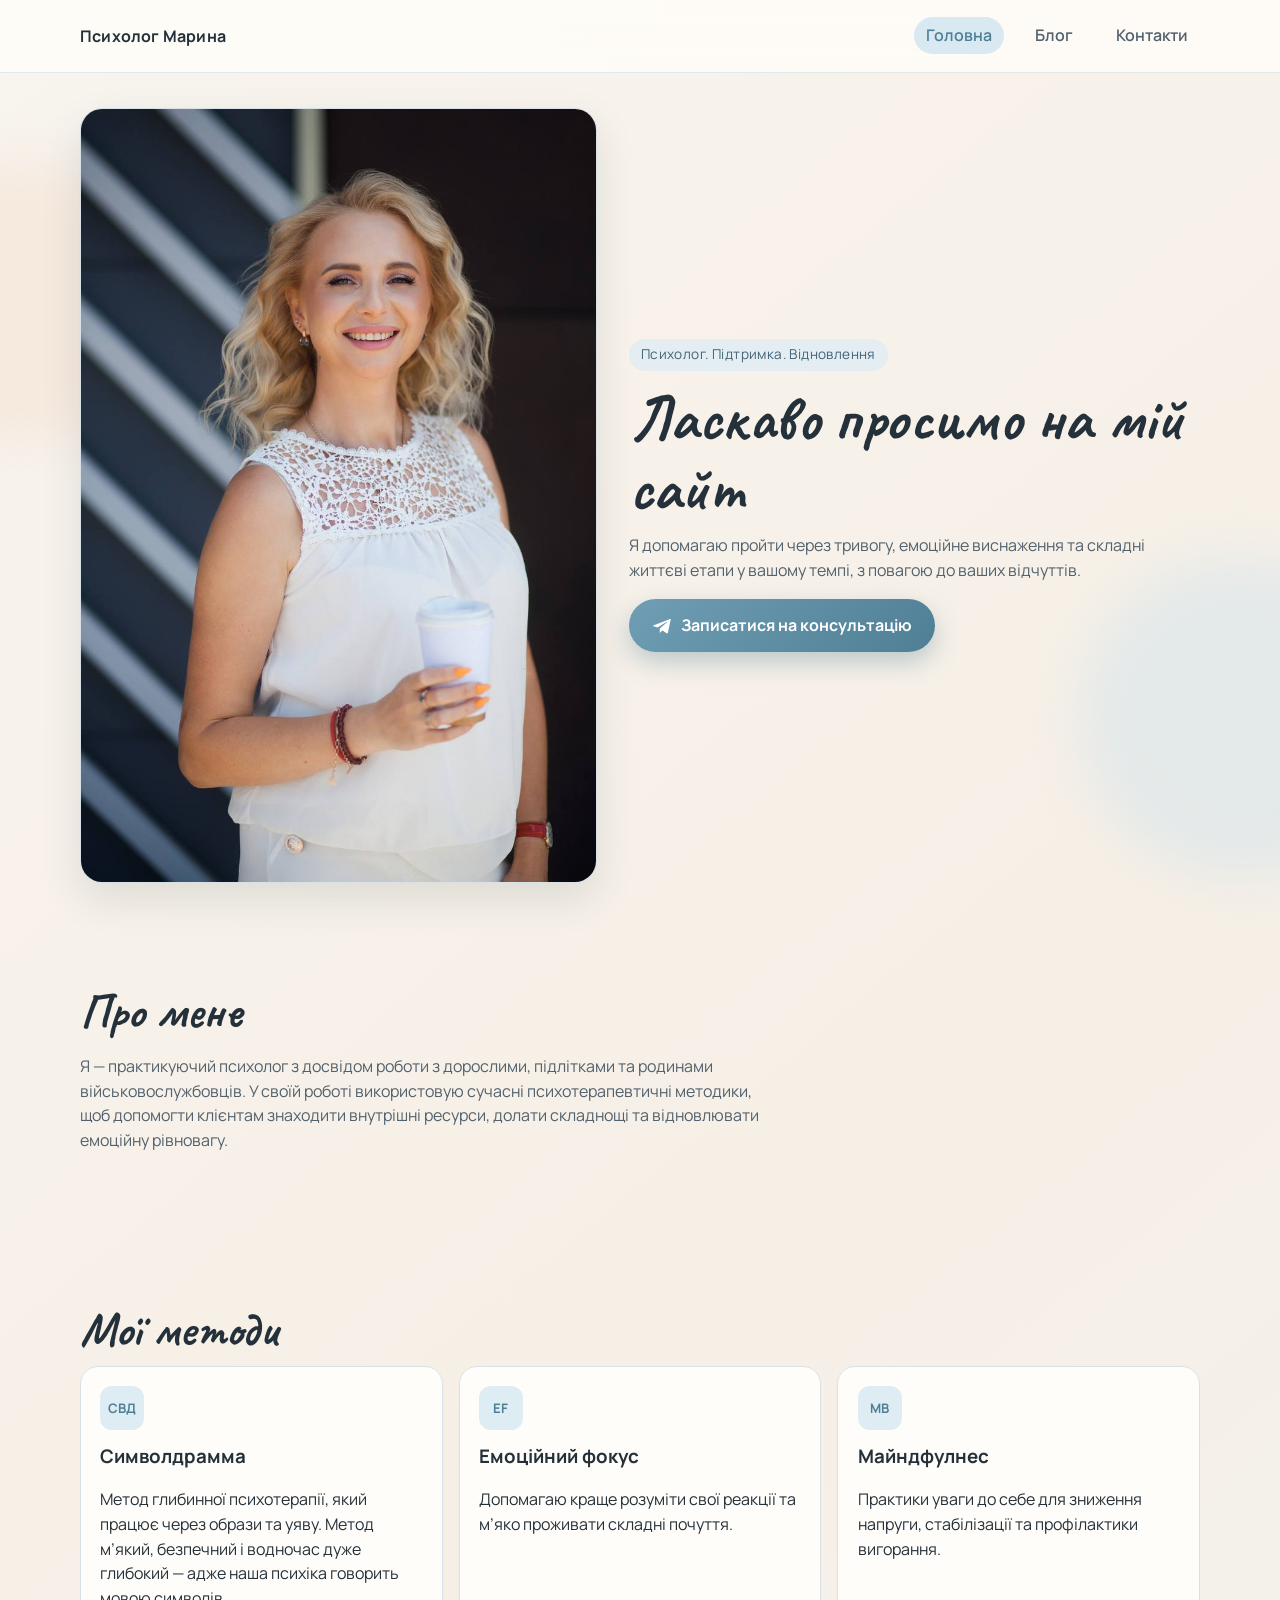
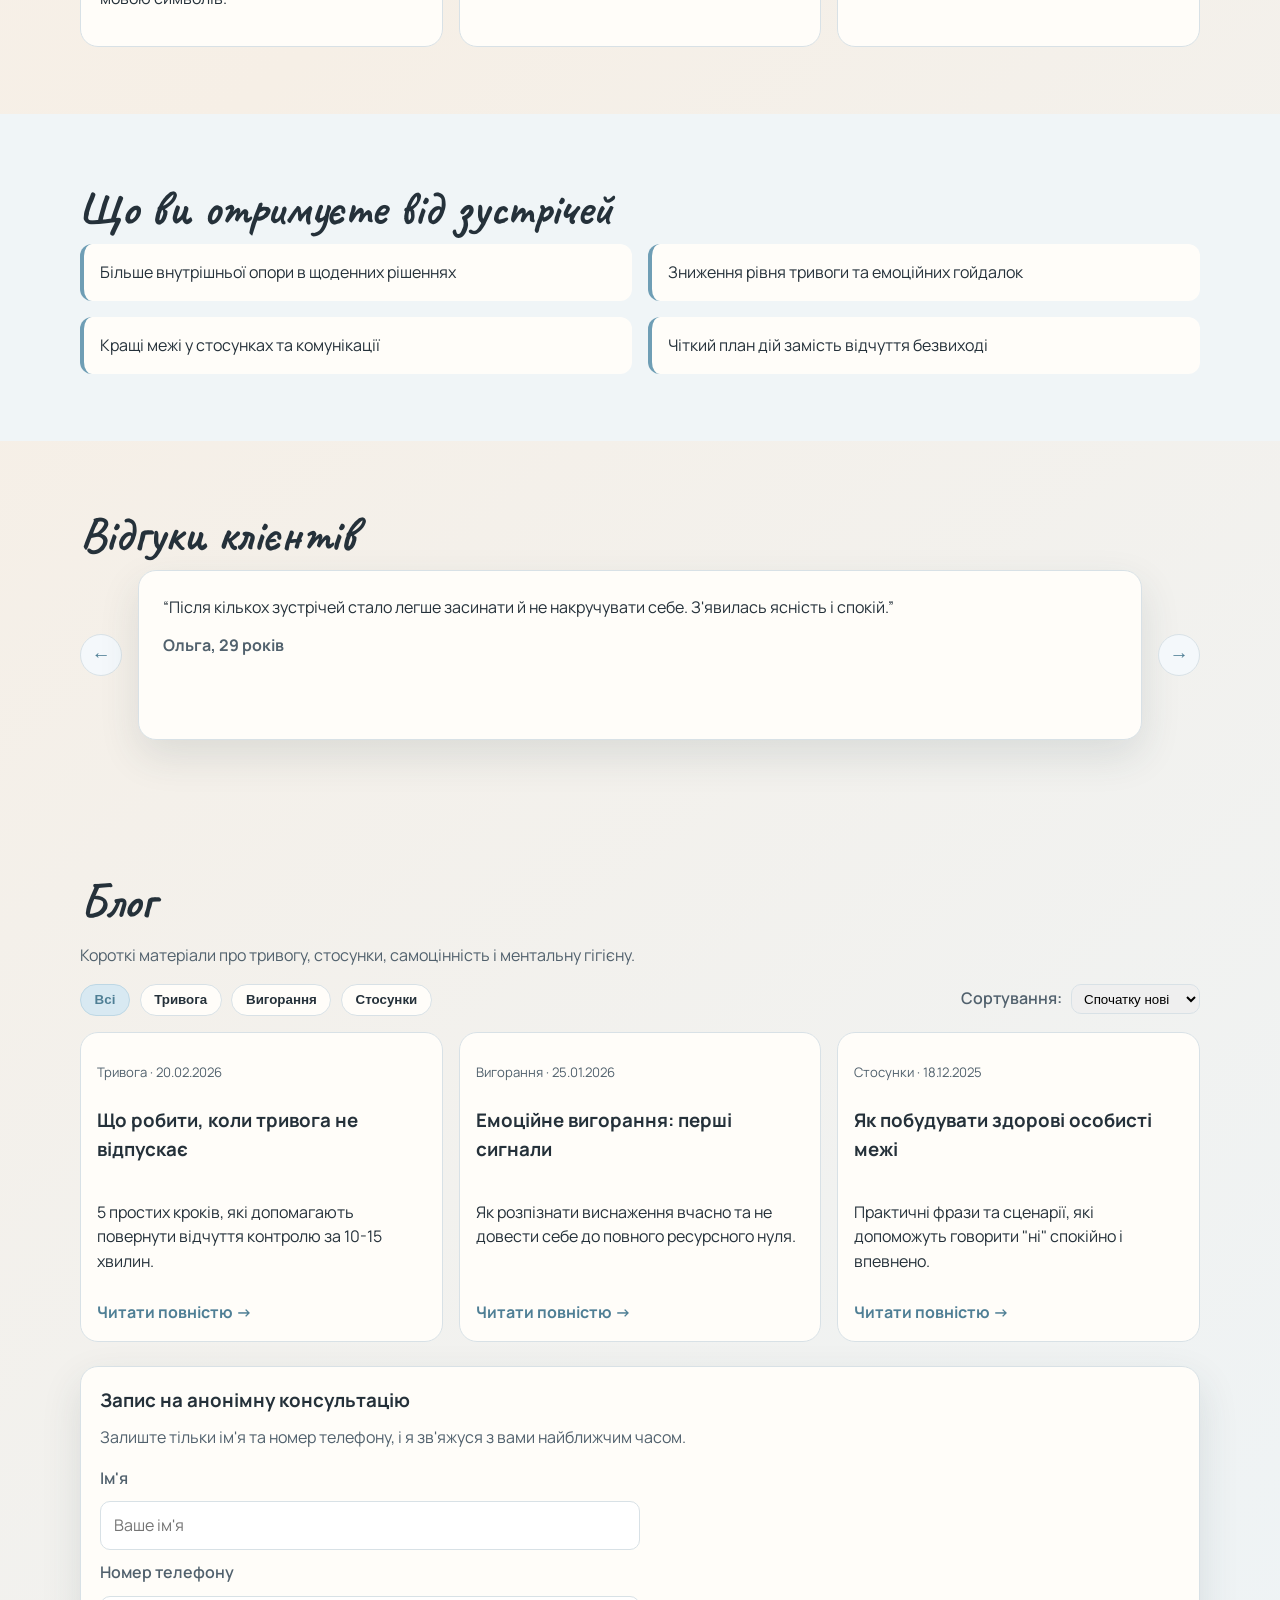
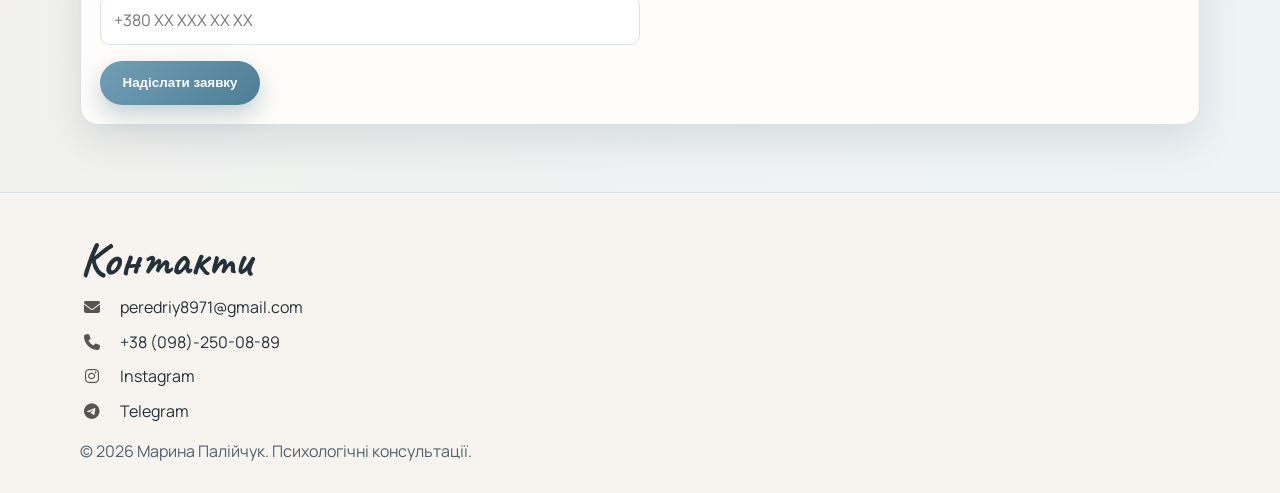
<file: index.html>
<!DOCTYPE html>
<html lang="uk">

<head>
    <meta charset="UTF-8" />
    <meta name="viewport" content="width=device-width, initial-scale=1.0" />
    <title>Психолог Марина Палійчук | Консультації онлайн та офлайн</title>
    <meta name="description"
        content="Сучасний сайт психолога: індивідуальні консультації, підтримка в тривозі, стресі та вигоранні. Делікатний підхід, безпека, результат." />
    <meta name="keywords"
        content="психолог, консультація психолога, психотерапія, тривога, стрес, вигорання, відносини, блог психолога" />
    <meta name="author" content="Марина Палійчук" />
    <meta property="og:title" content="Психолог Марина Палійчук" />
    <meta property="og:description" content="Психологічна підтримка з фокусом на довіру, комфорт і реальні зміни." />
    <meta property="og:type" content="website" />
    <link rel="preconnect" href="https://fonts.googleapis.com" />
    <link rel="preconnect" href="https://fonts.gstatic.com" crossorigin />
    <link
        href="https://fonts.googleapis.com/css2?family=Caveat:wght@600;700&family=Manrope:wght@400;500;600;700&display=swap"
        rel="stylesheet" />
    <link rel="stylesheet" href="./style.css" />
    <link rel="stylesheet" href="https://cdnjs.cloudflare.com/ajax/libs/font-awesome/6.5.0/css/all.min.css">
</head>

<body>
    <div class="bg-orb bg-orb-left" aria-hidden="true"></div>
    <div class="bg-orb bg-orb-right" aria-hidden="true"></div>

    <header class="navbar" id="top">
        <div class="container nav-inner">
            <a class="brand" href="#home">Психолог Марина</a>
            <nav aria-label="Головна навігація">
                <ul class="nav-links">
                    <li><a href="#home" class="nav-link active">Головна</a></li>
                    <li><a href="#blog" class="nav-link">Блог</a></li>
                    <li><a href="#contacts" class="nav-link">Контакти</a></li>
                </ul>
            </nav>
        </div>
    </header>

    <main>
        <section class="hero container" id="home">
            <div class="hero-photo reveal">
                <img src="./assets/psychologist-portrait.jpg" alt="Психолог Палійчук Марина" />
            </div>

            <div class="hero-text">
                <p class="hero-label">Психолог. Підтримка. Відновлення</p>
                <h1 class="fade-in">Ласкаво просимо на мій сайт</h1>
                <p class="hero-subtitle fade-in-delay">
                    Я допомагаю пройти через тривогу, емоційне виснаження та складні життєві етапи
                    у вашому темпі, з повагою до ваших відчуттів.
                </p>
                <a class="btn btn-primary" href="https://t.me/psych_ology_and_me" target="_blank" rel="noopener noreferrer">
                    <span class="icon" aria-hidden="true">
                        <svg viewBox="0 0 24 24" fill="none" xmlns="http://www.w3.org/2000/svg">
                            <path
                                d="M21.6 4.3L18.5 19.1C18.3 20.1 17.7 20.4 16.9 20L12.5 16.8L10.4 18.8C10.2 19 9.9 19.2 9.4 19.2L9.7 14.8L17.7 7.6C18 7.3 17.6 7.1 17.2 7.4L7.2 13.7L2.9 12.4C2 12.1 2 11.5 3.1 11.1L20.1 4.5C20.9 4.2 21.6 4.6 21.6 4.3Z"
                                fill="currentColor" />
                        </svg>
                    </span>
                    Записатися на консультацію
                </a>
            </div>
        </section>

        <section class="section container reveal" id="about">
            <div class="section-heading">
                <h2>Про мене</h2>
                <p>
                    Я — практикуючий психолог з досвідом роботи з дорослими, підлітками та родинами військовослужбовців.
                    У своїй роботі використовую сучасні психотерапевтичні методики, щоб допомогти клієнтам знаходити
                    внутрішні ресурси, долати складнощі та відновлювати емоційну рівновагу.
                </p>
            </div>
        </section>

        <section class="section container reveal" id="methods">
            <div class="section-heading">
                <h2>Мої методи</h2>
            </div>
            <div class="methods-grid">
                <article class="method-card">
                    <div class="method-icon" aria-hidden="true">CBД</div>
                    <h3>Символдрамма</h3>
                    <p>Метод глибинної психотерапії, який працює через образи та уяву.
Метод м’який, безпечний і водночас дуже глибокий — адже наша психіка говорить мовою символів.</p>
                </article>
                <article class="method-card">
                    <div class="method-icon" aria-hidden="true">EF</div>
                    <h3>Емоційний фокус</h3>
                    <p>Допомагаю краще розуміти свої реакції та м’яко проживати складні почуття.</p>
                </article>
                <article class="method-card">
                    <div class="method-icon" aria-hidden="true">MB</div>
                    <h3>Майндфулнес</h3>
                    <p>Практики уваги до себе для зниження напруги, стабілізації та профілактики вигорання.</p>
                </article>
            </div>
        </section>

        <section class="section section-muted" id="benefits">
            <div class="container reveal">
                <div class="section-heading">
                    <h2>Що ви отримуєте від зустрічей</h2>
                </div>
                <div class="benefits-grid">
                    <article class="benefit-item">Більше внутрішньої опори в щоденних рішеннях</article>
                    <article class="benefit-item">Зниження рівня тривоги та емоційних гойдалок</article>
                    <article class="benefit-item">Кращі межі у стосунках та комунікації</article>
                    <article class="benefit-item">Чіткий план дій замість відчуття безвиході</article>
                </div>
            </div>
        </section>

        <section class="section container reveal" id="reviews">
            <div class="section-heading">
                <h2>Відгуки клієнтів</h2>
            </div>

            <div class="review-carousel" aria-live="polite">
                <button class="carousel-btn" id="prev-review" aria-label="Попередній відгук">←</button>

                <article class="review-card" id="review-card">
                    <p class="review-text" id="review-text"></p>
                    <p class="review-author" id="review-author"></p>
                </article>

                <button class="carousel-btn" id="next-review" aria-label="Наступний відгук">→</button>
            </div>
        </section>

        <section class="section container" id="blog">
            <div class="section-heading reveal">
                <h2>Блог</h2>
                <p>Короткі матеріали про тривогу, стосунки, самоцінність і ментальну гігієну.</p>
            </div>

            <div class="blog-controls reveal">
                <div class="filter-group" id="category-filters" aria-label="Фільтр категорій"></div>
                <label class="sort-label" for="sort-select">
                    Сортування:
                    <select id="sort-select">
                        <option value="newest">Спочатку нові</option>
                        <option value="oldest">Спочатку старі</option>
                        <option value="title">За назвою</option>
                    </select>
                </label>
            </div>

            <div class="blog-grid reveal" id="blog-list"></div>

            <section class="anonymous-form reveal" id="anonymous-consultation" aria-labelledby="anonymous-title">
                <h3 id="anonymous-title">Запис на анонімну консультацію</h3>
                <p>Залиште тільки ім'я та номер телефону, і я зв'яжуся з вами найближчим часом.</p>
                <form class="consultation-form" autocomplete="on">
                    <label for="client-name">Ім'я</label>
                    <input id="client-name" name="name" type="text" required maxlength="60" placeholder="Ваше ім'я" />

                    <label for="client-phone">Номер телефону</label>
                    <input id="client-phone" name="phone" type="tel" required maxlength="20" placeholder="+380 XX XXX XX XX" />

                    <button class="btn btn-primary" type="submit">Надіслати заявку</button>
                </form>
            </section>
        </section>
    </main>

    <footer class="footer" id="contacts">
        <div class="container footer-content">
            <h2>Контакти</h2>
            <ul class="contact-list">
                <li>
                    <span class="contact-icon"><i class="fa-solid fa-envelope"></i></span>
                    <a href="mailto:peredriy8971@gmail.com">peredriy8971@gmail.com</a>
                </li>
                <li>
                    <span class="contact-icon"><i class="fa-solid fa-phone"></i></span>
                    <a href="tel:+380982500889">+38 (098)-250-08-89</a>
                </li>
                <li>
                    <span class="contact-icon"><i class="fa-brands fa-instagram"></i></span>
                    <a href="https://www.instagram.com/psych_ology_and_me" target="_blank" rel="noopener noreferrer">Instagram</a>
                </li>
                <li>
                    <span class="contact-icon"><i class="fa-brands fa-telegram"></i></span>
                    <a href="https://t.me/psych_ology_and_me" target="_blank" rel="noopener noreferrer">Telegram</a>
                </li>
            </ul>
            <p class="footer-note">© 2026 Марина Палійчук. Психологічні консультації.</p>
        </div>
    </footer>

    <script src="./script.js"></script>
</body>

</html>
</file>
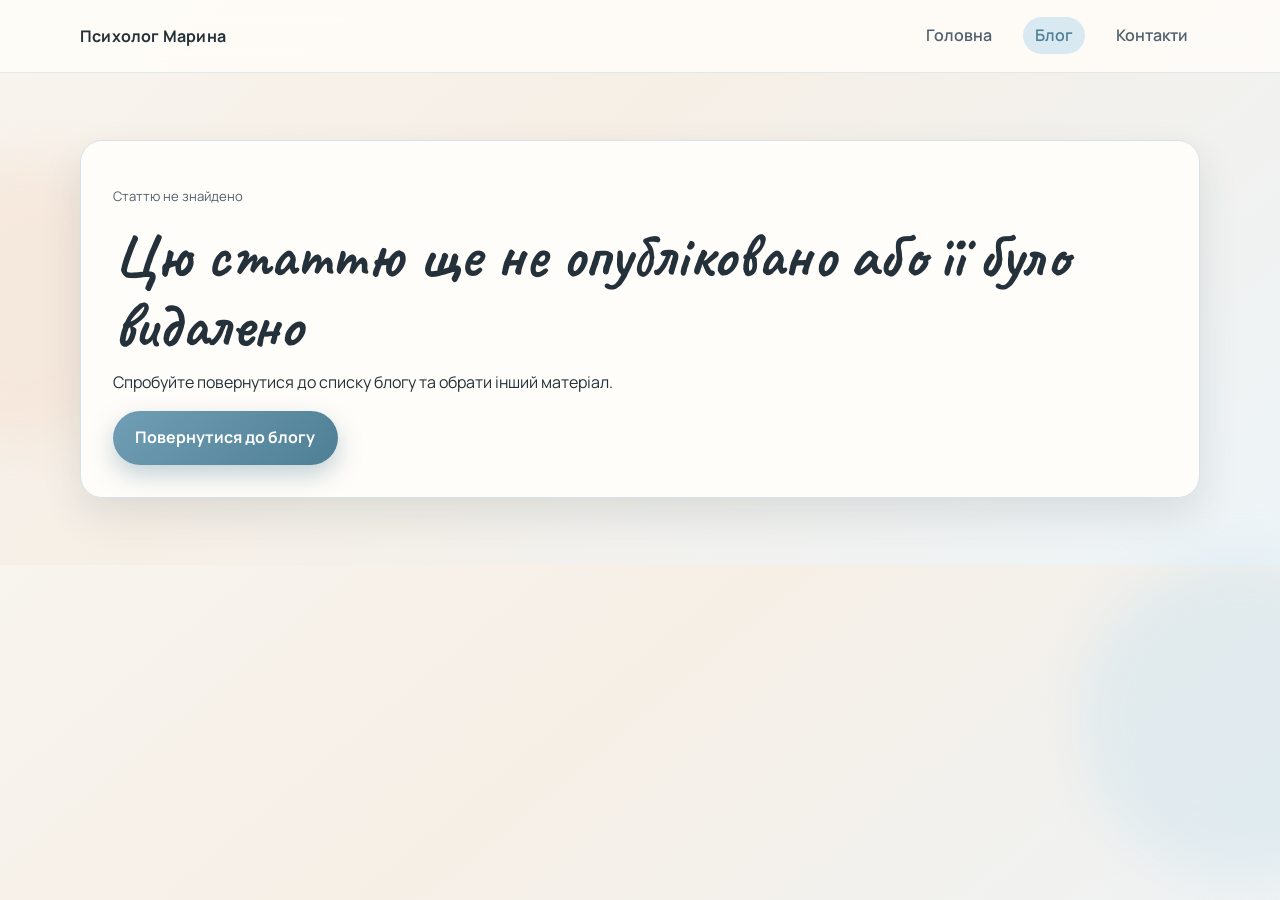
<file: post.html>
<!DOCTYPE html>
<html lang="uk">

<head>
    <meta charset="UTF-8" />
    <meta name="viewport" content="width=device-width, initial-scale=1.0" />
    <title>Стаття | Психолог Марина Палійчук</title>
    <meta name="description" content="Повна стаття блогу психолога Марини Палійчук." />
    <link rel="preconnect" href="https://fonts.googleapis.com" />
    <link rel="preconnect" href="https://fonts.gstatic.com" crossorigin />
    <link
        href="https://fonts.googleapis.com/css2?family=Caveat:wght@600;700&family=Manrope:wght@400;500;600;700&display=swap"
        rel="stylesheet" />
    <link rel="stylesheet" href="./style.css" />
</head>

<body>
    <div class="bg-orb bg-orb-left" aria-hidden="true"></div>
    <div class="bg-orb bg-orb-right" aria-hidden="true"></div>

    <header class="navbar">
        <div class="container nav-inner">
            <a class="brand" href="./index.html#home">Психолог Марина</a>
            <nav aria-label="Навігація статті">
                <ul class="nav-links">
                    <li><a href="./index.html#home" class="nav-link">Головна</a></li>
                    <li><a href="./index.html#blog" class="nav-link active">Блог</a></li>
                    <li><a href="./index.html#contacts" class="nav-link">Контакти</a></li>
                </ul>
            </nav>
        </div>
    </header>

    <main class="section">
        <article class="container article-card" id="article-container">
            <p class="blog-meta" id="article-meta"></p>
            <h1 id="article-title">Завантаження...</h1>
            <div id="article-content" class="article-content"></div>
            <a class="btn btn-primary" href="./index.html#blog">Повернутися до блогу</a>
        </article>
    </main>

    <script src="./post.js"></script>
</body>

</html>
</file>
<file: style.css>
:root {
    --bg: #f8f4ee;
    --surface: #fffdf9;
    --surface-muted: #f0f5f7;
    --text: #25313a;
    --text-soft: #51616d;
    --accent: #6f9eb5;
    --accent-dark: #4f7f95;
    --line: #d8e1e6;
    --shadow: 0 16px 40px rgba(39, 64, 78, 0.12);
}

* {
    box-sizing: border-box;
}

html {
    scroll-behavior: smooth;
}

body {
    margin: 0;
    color: var(--text);
    font-family: "Manrope", "Segoe UI", sans-serif;
    background: linear-gradient(140deg, #f8f4ee 0%, #f6efe6 40%, #edf4f8 100%);
    line-height: 1.55;
    overflow-x: hidden;
}

.bg-orb {
    position: fixed;
    border-radius: 50%;
    filter: blur(24px);
    opacity: 0.42;
    z-index: -1;
}

.bg-orb-left {
    width: 280px;
    height: 280px;
    left: -120px;
    top: 18%;
    background: #f4dcca;
}

.bg-orb-right {
    width: 320px;
    height: 320px;
    right: -120px;
    top: 62%;
    background: #cbe2ee;
}

.container {
    width: min(1120px, 92%);
    margin: 0 auto;
}

.navbar {
    position: sticky;
    top: 0;
    z-index: 20;
    background: rgba(255, 253, 249, 0.86);
    backdrop-filter: blur(12px);
    border-bottom: 1px solid rgba(216, 225, 230, 0.75);
}

.nav-inner {
    display: flex;
    justify-content: space-between;
    align-items: center;
    min-height: 72px;
}

.brand {
    text-decoration: none;
    color: var(--text);
    font-weight: 700;
    letter-spacing: 0.2px;
}

.nav-links {
    list-style: none;
    display: flex;
    gap: 1.2rem;
    margin: 0;
    padding: 0;
}

.nav-link {
    text-decoration: none;
    color: var(--text-soft);
    font-weight: 600;
    padding: 0.45rem 0.75rem;
    border-radius: 999px;
    transition: background-color 0.25s ease, color 0.25s ease;
}

.nav-link:hover,
.nav-link.active {
    background: #d8e9f2;
    color: var(--accent-dark);
}

.hero {
    display: grid;
    grid-template-columns: 0.95fr 1.05fr;
    gap: 2rem;
    align-items: center;
    min-height: calc(100vh - 72px);
    padding-block: 2.2rem;
}

.hero-photo {
    background: var(--surface);
    border: 1px solid var(--line);
    border-radius: 22px;
    box-shadow: var(--shadow);
    overflow: hidden;
}

.hero-photo img {
    width: 100%;
    height: auto;
    display: block;
}

.hero-label {
    display: inline-block;
    margin: 0;
    padding: 0.35rem 0.75rem;
    border-radius: 999px;
    font-size: 0.85rem;
    letter-spacing: 0.03em;
    background: #e3edf2;
    color: #436377;
}

h1,
h2,
h3 {
    margin-block: 0 0.6rem;
}

h1,
h2 {
    font-family: "Caveat", "Segoe Script", cursive;
    line-height: 1.1;
}

h1 {
    margin-top: 0.75rem;
    font-size: clamp(2rem, 5.4vw, 4rem);
}

h2 {
    font-size: clamp(1.9rem, 4.6vw, 3rem);
}

.hero-subtitle {
    margin-top: 0;
    color: var(--text-soft);
    max-width: 60ch;
}

.btn {
    display: inline-flex;
    align-items: center;
    gap: 0.5rem;
    border: none;
    border-radius: 999px;
    text-decoration: none;
    font-weight: 700;
    padding: 0.9rem 1.4rem;
    transition: transform 0.2s ease, box-shadow 0.2s ease;
}

.btn .icon {
    width: 22px;
    height: 22px;
}

.btn .icon svg {
    width: 100%;
    height: 100%;
}

.btn-primary {
    color: #fff;
    background: linear-gradient(135deg, var(--accent), var(--accent-dark));
    box-shadow: 0 10px 24px rgba(79, 127, 149, 0.35);
}

.btn:hover {
    transform: translateY(-2px);
}

.section {
    padding: 4.2rem 0;
}

.section-muted {
    background: var(--surface-muted);
}

.section-heading p {
    color: var(--text-soft);
    max-width: 70ch;
}

.methods-grid,
.benefits-grid,
.blog-grid {
    display: grid;
    gap: 1rem;
}

.methods-grid {
    grid-template-columns: repeat(3, minmax(0, 1fr));
}

.method-card {
    background: var(--surface);
    border: 1px solid var(--line);
    border-radius: 18px;
    padding: 1.2rem;
}

.method-icon {
    width: 44px;
    height: 44px;
    border-radius: 12px;
    display: grid;
    place-content: center;
    margin-bottom: 0.75rem;
    font-weight: 700;
    font-size: 0.82rem;
    color: var(--accent-dark);
    background: #deecf3;
}

.benefits-grid {
    grid-template-columns: repeat(2, minmax(0, 1fr));
}

.benefit-item {
    background: var(--surface);
    border-left: 4px solid var(--accent);
    border-radius: 12px;
    padding: 1rem;
}

.review-carousel {
    display: grid;
    grid-template-columns: auto 1fr auto;
    align-items: center;
    gap: 1rem;
}

.review-card {
    border: 1px solid var(--line);
    background: var(--surface);
    border-radius: 18px;
    padding: 1.5rem;
    min-height: 170px;
    box-shadow: var(--shadow);
}

.review-text {
    margin: 0;
    color: var(--text);
}

.review-author {
    margin: 0.8rem 0 0;
    color: var(--text-soft);
    font-weight: 700;
}

.carousel-btn {
    width: 42px;
    height: 42px;
    border-radius: 50%;
    border: 1px solid var(--line);
    background: #f4f8fb;
    color: var(--accent-dark);
    font-size: 1.2rem;
    cursor: pointer;
}

.blog-controls {
    display: flex;
    justify-content: space-between;
    gap: 1rem;
    flex-wrap: wrap;
    margin-bottom: 1rem;
}

.filter-group {
    display: flex;
    gap: 0.6rem;
    flex-wrap: wrap;
}

.filter-btn {
    border: 1px solid var(--line);
    background: var(--surface);
    color: var(--text);
    border-radius: 999px;
    padding: 0.45rem 0.85rem;
    font-weight: 600;
    cursor: pointer;
}

.filter-btn.active {
    background: #d8e9f2;
    color: var(--accent-dark);
    border-color: #bdd7e4;
}

.sort-label {
    color: var(--text-soft);
    font-weight: 600;
}

.sort-label select {
    margin-left: 0.4rem;
    border-radius: 10px;
    border: 1px solid var(--line);
    padding: 0.35rem 0.5rem;
}

.blog-grid {
    grid-template-columns: repeat(3, minmax(0, 1fr));
}

.blog-card {
    display: flex;
    flex-direction: column;
    gap: 0.65rem;
    background: var(--surface);
    border: 1px solid var(--line);
    border-radius: 18px;
    padding: 1rem;
    min-height: 215px;
}

.blog-meta {
    font-size: 0.82rem;
    color: var(--text-soft);
}

.blog-card a {
    margin-top: auto;
    color: var(--accent-dark);
    text-decoration: none;
    font-weight: 700;
}

.anonymous-form {
    margin-top: 1.5rem;
    padding: 1.2rem;
    background: var(--surface);
    border: 1px solid var(--line);
    border-radius: 18px;
    box-shadow: var(--shadow);
}

.anonymous-form p {
    margin-top: 0;
    color: var(--text-soft);
}

.consultation-form {
    display: grid;
    gap: 0.65rem;
    max-width: 540px;
}

.consultation-form label {
    font-weight: 600;
    color: var(--text-soft);
}

.consultation-form input {
    width: 100%;
    border: 1px solid var(--line);
    border-radius: 10px;
    padding: 0.7rem 0.8rem;
    font: inherit;
    color: var(--text);
    background: #fff;
}

.consultation-form button {
    width: fit-content;
    margin-top: 0.35rem;
}

.article-card {
    background: var(--surface);
    border: 1px solid var(--line);
    border-radius: 22px;
    padding: clamp(1rem, 3vw, 2rem);
    box-shadow: var(--shadow);
}

.article-content p {
    margin: 0 0 1rem;
    color: var(--text);
}

.footer {
    border-top: 1px solid var(--line);
    background: #f7f4ef;
    padding: 2.5rem 0 1.8rem;
}

.footer-content h2 {
    margin-top: 0;
}

.contact-list {
    list-style: none;
    margin: 0;
    padding: 0;
    display: grid;
    gap: 0.6rem;
}

.contact-list li {
    display: flex;
    align-items: center;
    gap: 0.5rem;
}

.contact-list a {
    color: var(--text);
    text-decoration: none;
}

.contact-icon {
    color: var(--accent-dark);
    width: 1rem;
    text-align: center;
}

.footer-note {
    margin-bottom: 0;
    margin-top: 1rem;
    color: var(--text-soft);
}

.reveal {
    opacity: 0;
    transform: translateY(22px);
    transition: opacity 0.7s ease, transform 0.7s ease;
}

.reveal.visible {
    opacity: 1;
    transform: translateY(0);
}

.fade-in {
    opacity: 0;
    animation: fadeIn 0.9s ease forwards;
}

.fade-in-delay {
    opacity: 0;
    animation: fadeIn 0.9s ease 0.2s forwards;
}

.contact-icon {
    width: 24px;
    display: inline-block;
    margin-right: 8px;
    color: #555;
}

@keyframes fadeIn {
    from {
        opacity: 0;
        transform: translateY(18px);
    }

    to {
        opacity: 1;
        transform: translateY(0);
    }
}

@media (max-width: 980px) {
    .hero {
        grid-template-columns: 1fr;
        min-height: auto;
        padding-top: 1.4rem;
    }

    .methods-grid,
    .blog-grid {
        grid-template-columns: repeat(2, minmax(0, 1fr));
    }
}

@media (max-width: 680px) {
    .nav-inner {
        flex-direction: column;
        justify-content: center;
        gap: 0.5rem;
        padding: 0.6rem 0;
    }

    .hero {
        gap: 1.2rem;
    }

    .section {
        padding: 3.3rem 0;
    }

    .methods-grid,
    .benefits-grid,
    .blog-grid {
        grid-template-columns: 1fr;
    }

    .review-carousel {
        grid-template-columns: 1fr;
    }

    .carousel-btn {
        justify-self: center;
    }
}
</file>
